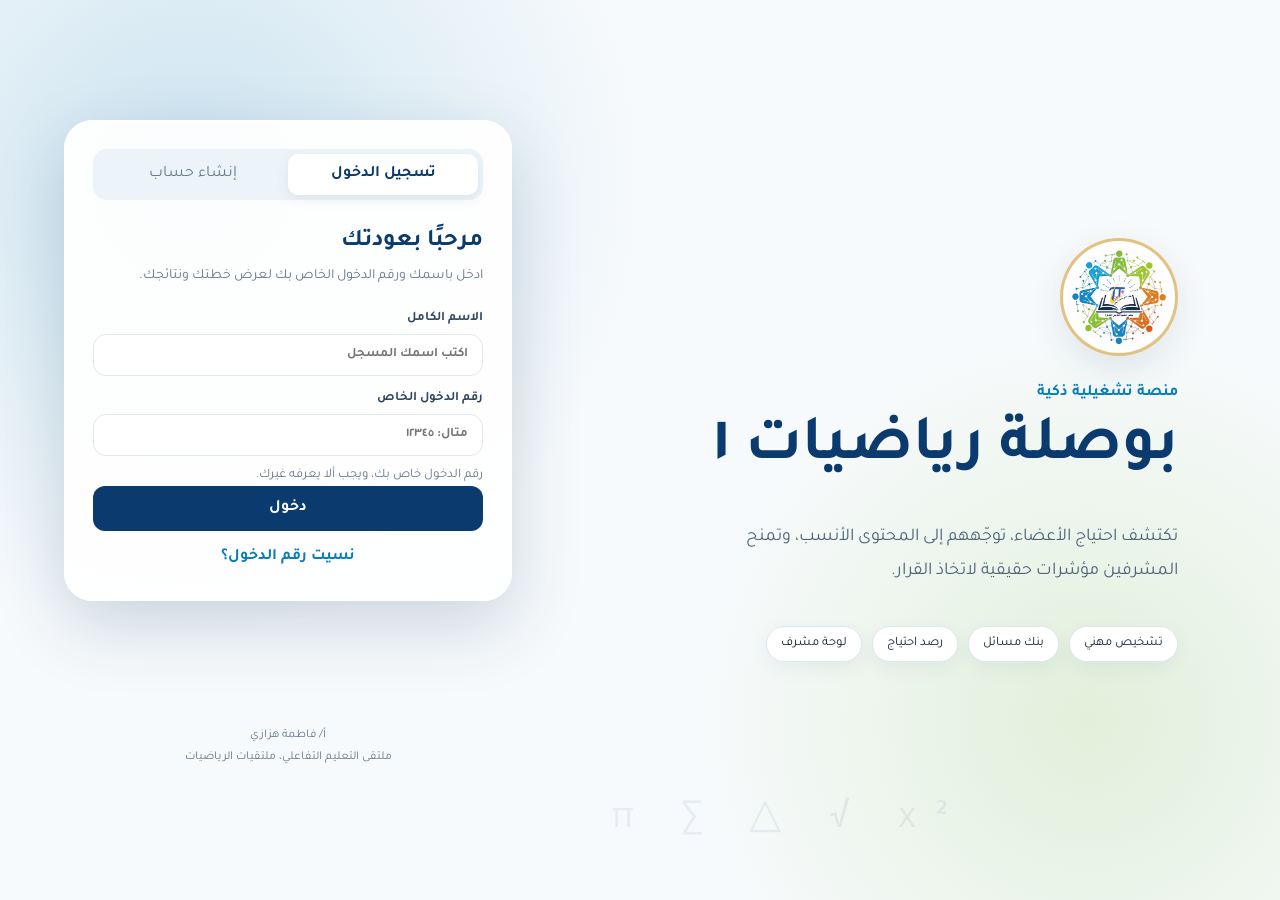
<file: index.html>
<!doctype html>
<html lang="ar" dir="rtl">
<head>
  <meta charset="utf-8">
  <meta name="viewport" content="width=device-width,initial-scale=1,viewport-fit=cover">
  <meta name="theme-color" content="#0b3a6f">
  <meta name="description" content="بوصلة رياضيات ١: منصة تشغيلية لاكتشاف احتياج أعضاء ملتقى الرياضيات ودعم الاستعداد للرخصة المهنية.">
  <title>بوصلة رياضيات ١</title>
  <link rel="icon" href="assets/images/logo.jpg">
  <link rel="manifest" href="manifest.webmanifest">
  <link rel="preconnect" href="https://fonts.googleapis.com">
  <link rel="preconnect" href="https://fonts.gstatic.com" crossorigin>
  <link href="https://fonts.googleapis.com/css2?family=Tajawal:wght@400;500;700;800&display=swap" rel="stylesheet">
  <link rel="stylesheet" href="css/app.css">
</head>
<body>
  <div id="connectionBanner" class="connection-banner hidden" role="status"></div>

  <main id="authView" class="auth-layout">
    <section class="auth-brand" aria-label="تعريف المنصة">
      <div class="brand-logo"><img src="assets/images/logo.jpg" alt="شعار ملتقى التعليم التفاعلي"></div>
      <span class="eyebrow">منصة تشغيلية ذكية</span>
      <h1>بوصلة رياضيات ١</h1>
      <p>تكتشف احتياج الأعضاء، توجّههم إلى المحتوى الأنسب، وتمنح المشرفين مؤشرات حقيقية لاتخاذ القرار.</p>
      <div class="auth-features">
        <span>تشخيص مهني</span><span>بنك مسائل</span><span>رصد احتياج</span><span>لوحة مشرف</span>
      </div>
    </section>

    <section class="auth-panel" aria-label="الدخول إلى المنصة">
      <div class="auth-card">
        <div class="auth-tabs" role="tablist">
          <button id="loginTab" class="active" type="button" role="tab" aria-selected="true">تسجيل الدخول</button>
          <button id="signupTab" type="button" role="tab" aria-selected="false">إنشاء حساب</button>
        </div>

        <form id="loginForm" class="auth-form">
          <h2>مرحبًا بعودتك</h2>
          <p>ادخل باسمك ورقم الدخول الخاص بك لعرض خطتك ونتائجك.</p>
          <label>الاسم الكامل<input id="loginName" type="text" autocomplete="name" required minlength="3" maxlength="80" placeholder="اكتب اسمك المسجل"></label>
          <label>رقم الدخول الخاص<input id="loginMemberNumber" type="text" inputmode="numeric" autocomplete="username" required minlength="5" maxlength="12" placeholder="مثال: ١٢٣٤٥"></label>
          <small class="auth-help">رقم الدخول خاص بك، ويجب ألا يعرفه غيرك.</small>
          <button class="primary wide" type="submit">دخول</button>
          <button id="forgotAccessBtn" class="auth-recovery-link" type="button">نسيت رقم الدخول؟</button>
          <div id="demoAccounts" class="demo-accounts hidden">
            <p><strong>معاينة سريعة:</strong></p>
            <button type="button" data-demo-login="member">دخول كعضو تجريبي</button>
            <button type="button" data-demo-login="supervisor">دخول كمشرف تجريبي</button>
          </div>
        </form>

        <form id="signupForm" class="auth-form hidden">
          <h2>إنشاء حساب عضو</h2>
          <p>اختر رقم دخول فريدًا واحفظه؛ ستستخدمه للدخول من أي جهاز.</p>
          <label>الاسم الكامل<input id="signupName" type="text" autocomplete="name" required minlength="3" maxlength="80"></label>
          <label>رقم الدخول الخاص<input id="signupMemberNumber" type="text" inputmode="numeric" autocomplete="new-password" required minlength="5" maxlength="12" placeholder="من ٥ إلى ١٢ رقمًا"></label>
          <small class="auth-help">يفضل اختيار ٨ أرقام أو أكثر وعدم مشاركتها مع الآخرين.</small>
          <button class="primary wide" type="submit">إنشاء الحساب</button>
        </form>
      </div>
      <p class="auth-footer">أ/ فاطمة هزازي<br>ملتقى التعليم التفاعلي، ملتقيات الرياضيات</p>
    </section>
  </main>

  <div id="appView" class="app-layout hidden">
    <aside class="sidebar">
      <div class="app-brand">
        <img src="assets/images/logo.jpg" alt="شعار الملتقى">
        <div><strong>بوصلة رياضيات ١</strong><small>الرخصة المهنية</small></div>
      </div>
      <nav id="mainNav" class="main-nav" aria-label="التنقل الرئيسي">
        <button class="active" data-page="home"><span>⌂</span>الرئيسية</button>
        <button data-page="diagnostic"><span>◎</span>التشخيص</button>
        <button data-page="practice"><span>∑</span>بنك المسائل</button>
        <button data-page="needs"><span>✦</span>احتياجي</button>
        <button data-page="courses"><span>▤</span>الدورات</button>
        <button class="staff-only hidden" data-page="supervisor"><span>◫</span>نبض الملتقى</button>
        <button class="staff-only hidden" data-page="content"><span>⚙</span>إدارة المحتوى</button>
      </nav>
      <div class="sidebar-note">
        <strong>قاعدة مهمة</strong>
        <p>الأسئلة تدريبية مستقلة، وليست أسئلة رسمية أو مسربة.</p>
      </div>
      <footer>أ/ فاطمة هزازي<br>ملتقى التعليم التفاعلي، ملتقيات الرياضيات</footer>
    </aside>

    <section class="workspace">
      <header class="topbar">
        <div><h2 id="pageTitle">الرئيسية</h2><p id="pageSubtitle">مؤشراتك الشخصية وخطوتك التالية</p></div>
        <div class="user-area">
          <div class="user-chip"><span id="userInitial">ف</span><div><strong id="userName">عضو</strong><small id="userRole">عضو</small></div></div>
          <button id="refreshBtn" class="icon-button" type="button" title="تحديث البيانات">↻</button>
          <button id="logoutBtn" class="ghost" type="button">خروج</button>
        </div>
      </header>

      <div id="pageHome" class="page active">
        <section class="hero">
          <div>
            <span id="modeBadge" class="badge">بيانات حقيقية</span>
            <h3 id="welcomeTitle">أهلًا بك</h3>
            <p id="welcomeText">ابدأ التشخيص ليبني النظام بصمة احتياجك ويقترح أولويات المراجعة.</p>
            <div class="actions"><button class="primary" type="button" data-go="diagnostic">ابدأ التشخيص</button><button class="secondary" type="button" data-go="practice">حل مسألة</button></div>
          </div>
          <div class="readiness"><div id="readinessRing" class="ring"><strong id="readinessValue">٠٪</strong><span>الجاهزية</span></div></div>
        </section>

        <section id="memberMetrics" class="metrics-grid"></section>

        <section class="content-grid two">
          <article class="panel">
            <div class="panel-head"><div><h3>خريطة المهارات</h3><p>آخر مستوى مسجل في كل مجال</p></div><button class="link-button" type="button" data-go="diagnostic">تحديث التشخيص</button></div>
            <div id="skillProgress" class="progress-list"></div>
          </article>
          <article class="panel">
            <div class="panel-head"><div><h3>الخطوة المقترحة</h3><p>تتغير وفق أدائك واحتياجك</p></div></div>
            <div id="nextAction" class="next-action"></div>
          </article>
        </section>

        <section class="panel">
          <div class="panel-head"><div><h3>إعلانات الملتقى</h3><p>آخر التنبيهات والدورات واللقاءات</p></div></div>
          <div id="announcementsList" class="announcement-list"></div>
        </section>
      </div>

      <div id="pageDiagnostic" class="page">
        <section id="diagnosticIntro" class="panel diagnostic-intro">
          <span class="badge">١٠ أسئلة</span>
          <h3>رادار الاحتياج المهني</h3>
          <p>يقيس الفهم الرياضي، الاستدلال، وتحليل أخطاء المتعلمين. تحفظ النتيجة في حسابك وتظهر للمشرف بصورة إجمالية.</p>
          <ul><li>سؤال واحد في كل خطوة</li><li>شرح بعد كل إجابة</li><li>خريطة مهارات في النهاية</li></ul>
          <button id="startDiagnosticBtn" class="primary" type="button">ابدأ الآن</button>
        </section>
        <section id="diagnosticRunner" class="panel hidden">
          <div class="quiz-head"><div><span id="diagnosticCounter" class="badge"></span><h3 id="diagnosticSkill"></h3></div><div id="diagnosticTimer" class="timer">٠٠:٠٠</div></div>
          <div class="step-track"><i id="diagnosticTrack"></i></div>
          <p id="diagnosticQuestion" class="question-text"></p>
          <div id="diagnosticOptions" class="options"></div>
          <div id="diagnosticFeedback" class="feedback hidden" aria-live="polite"></div>
          <div class="quiz-actions"><button id="diagnosticCheckBtn" class="primary" type="button">تحقق</button><button id="diagnosticNextBtn" class="primary hidden" type="button">التالي</button></div>
        </section>
        <section id="diagnosticResult" class="panel hidden"></section>
      </div>

      <div id="pagePractice" class="page">
        <section class="panel">
          <div class="panel-head"><div><h3>بنك المسائل المهني</h3><p>اختاري المجال والمستوى، ثم حلي المسألة واكتشفي الفخ الشائع.</p></div><span id="questionCount" class="badge"></span></div>
          <div class="filters">
            <label>المجال<select id="practiceSkill"></select></label>
            <label>المستوى<select id="practiceDifficulty"><option value="">كل المستويات</option><option>متوسط</option><option>متقدم</option></select></label>
            <button id="loadQuestionsBtn" class="secondary" type="button">تحديث القائمة</button>
          </div>
          <div id="practiceList" class="question-grid"></div>
        </section>
      </div>

      <div id="pageNeeds" class="page">
        <section class="content-grid two">
          <article class="panel">
            <div class="panel-head"><div><h3>أرسل احتياجك</h3><p>يصل إلى لوحة المشرف ويُتابع حتى المعالجة.</p></div></div>
            <form id="needForm" class="stack-form">
              <label>نوع الاحتياج<select id="needType" required><option value="">اختر</option><option>شرح مبسط</option><option>تدريب على السرعة</option><option>دورة متخصصة</option><option>خطة بداية</option><option>مسألة صعبة</option><option>مادة إثرائية</option></select></label>
              <label>المجال<select id="needSkill"><option value="">عام</option></select></label>
              <label>التفاصيل<textarea id="needDetails" rows="5" maxlength="700" required placeholder="اكتب المهارة أو المشكلة التي تحتاج دعمًا فيها..."></textarea></label>
              <button class="primary" type="submit">إرسال الاحتياج</button>
            </form>
          </article>
          <article class="panel">
            <div class="panel-head"><div><h3>طلباتي</h3><p>حالة المتابعة لدى مشرفي الملتقى</p></div></div>
            <div id="myNeedsList" class="request-list"></div>
          </article>
        </section>
      </div>

      <div id="pageCourses" class="page">
        <section class="panel">
          <div class="panel-head"><div><h3>الدورات والمسارات</h3><p>مصادر موثقة ومسارات يضيفها مشرفو الملتقى.</p></div></div>
          <div id="coursesGrid" class="course-grid"></div>
        </section>
      </div>

      <div id="pageSupervisor" class="page staff-only hidden">
        <section id="supervisorMetrics" class="metrics-grid"></section>
        <section class="content-grid two">
          <article class="panel">
            <div class="panel-head"><div><h3>أكثر المهارات احتياجًا</h3><p>مبنية على أخطاء الأعضاء وطلبات الدعم</p></div></div>
            <div id="weakSkillsTable" class="table-wrap"></div>
          </article>
          <article class="panel">
            <div class="panel-head"><div><h3>أنواع الاحتياج</h3><p>لتحديد الدورة أو اللقاء التالي</p></div></div>
            <div id="needsSummary" class="progress-list"></div>
          </article>
        </section>
        <section class="panel">
          <div class="panel-head"><div><h3>طلبات الاحتياج الحديثة</h3><p>يمكن تحديث حالة كل طلب</p></div><button id="exportNeedsBtn" class="secondary" type="button">تصدير CSV</button></div>
          <div id="supervisorNeeds" class="table-wrap"></div>
        </section>
      </div>

      <div id="pageContent" class="page staff-only hidden">
        <section class="panel">
          <div class="content-tabs">
            <button class="active" data-content-tab="questions" type="button">الأسئلة</button>
            <button data-content-tab="courses" type="button">الدورات</button>
            <button data-content-tab="announcements" type="button">الإعلانات</button>
            <button class="admin-only hidden" data-content-tab="members" type="button">الأعضاء والصلاحيات</button>
            <button class="admin-only hidden" data-content-tab="recoveries" type="button">طلبات استعادة الدخول</button>
          </div>
          <div id="contentQuestions" class="content-tab active">
            <div class="panel-head"><div><h3>إدارة بنك الأسئلة</h3><p>إضافة وتعديل وتفعيل الأسئلة من داخل المنصة.</p></div><button id="newQuestionBtn" class="primary" type="button">سؤال جديد</button></div>
            <div id="adminQuestions" class="table-wrap"></div>
          </div>
          <div id="contentCourses" class="content-tab">
            <div class="panel-head"><div><h3>إدارة الدورات</h3><p>روابط الدورات والقنوات والمصادر الخارجية.</p></div><button id="newCourseBtn" class="primary" type="button">دورة جديدة</button></div>
            <div id="adminCourses" class="table-wrap"></div>
          </div>
          <div id="contentAnnouncements" class="content-tab">
            <div class="panel-head"><div><h3>إدارة الإعلانات</h3><p>إعلانات تظهر للأعضاء في الصفحة الرئيسية.</p></div><button id="newAnnouncementBtn" class="primary" type="button">إعلان جديد</button></div>
            <div id="adminAnnouncements" class="table-wrap"></div>
          </div>
          <div id="contentMembers" class="content-tab admin-only hidden">
            <div class="panel-head"><div><h3>الأعضاء والصلاحيات</h3><p>ترقية مشرف أو إعادة الحساب إلى عضو. لا يمكن تعديل دور حسابك الحالي من هذه الشاشة.</p></div></div>
            <div id="adminMembers" class="table-wrap"></div>
          </div>
          <div id="contentRecoveries" class="content-tab admin-only hidden">
            <div class="panel-head">
              <div><h3>طلبات استعادة رقم الدخول</h3><p>راجعي هوية العضو خارج المنصة أولًا، ثم اختاري حسابه ووافقي على الطلب. يحصل العضو على الرقم داخل نافذة الاستعادة باستخدام رمز المتابعة.</p></div>
              <button id="refreshRecoveriesBtn" class="secondary" type="button">تحديث الطلبات</button>
            </div>
            <div id="adminRecoveries" class="table-wrap"></div>
          </div>
        </section>
      </div>

      <footer class="app-footer"><span>أ/ فاطمة هزازي</span><span>ملتقى التعليم التفاعلي، ملتقيات الرياضيات</span></footer>
    </section>

    <nav id="mobileNav" class="mobile-nav" aria-label="التنقل على الجوال"></nav>
  </div>

  <div id="modalBackdrop" class="modal-backdrop hidden" role="dialog" aria-modal="true" aria-labelledby="modalTitle">
    <div class="modal">
      <div class="modal-head"><h3 id="modalTitle"></h3><button id="modalClose" class="icon-button" type="button" aria-label="إغلاق">×</button></div>
      <div id="modalBody"></div>
    </div>
  </div>
  <div id="toast" class="toast" aria-live="polite"></div>

  <script src="js/config.js"></script>
  <script type="module" src="js/app.js"></script>
</body>
</html>
</file>
<file: css/app.css>
:root{--navy:#0b3a6f;--navy2:#082a50;--blue:#087dbb;--blue2:#36a9d6;--green:#72b92b;--orange:#ef7d10;--red:#c83c48;--gold:#d7a84c;--bg:#f5f8fb;--panel:#fff;--text:#14253a;--muted:#66788a;--line:#dfe8ef;--soft:#edf4f9;--shadow:0 12px 35px rgba(20,55,88,.10);font-family:"Tajawal","Segoe UI",Tahoma,Arial,sans-serif}
*{box-sizing:border-box}html{scroll-behavior:smooth}body{margin:0;background:var(--bg);color:var(--text);font-family:"Tajawal","Segoe UI",Tahoma,Arial,sans-serif;-webkit-font-smoothing:antialiased;text-rendering:optimizeLegibility}button,input,select,textarea{font:inherit}button{cursor:pointer}.hidden{display:none!important}.connection-banner{position:sticky;top:0;z-index:100;padding:10px 16px;text-align:center;background:#fff4d9;color:#735100;border-bottom:1px solid #ead39b;font-size:13px}.connection-banner.online{display:none!important}.connection-banner.error{background:#fdecef;color:#8b2731;border-color:#f3bdc4}
.auth-layout{min-height:100vh;display:grid;grid-template-columns:1.1fr .9fr;background:radial-gradient(circle at 15% 20%,rgba(8,125,187,.18),transparent 35%),radial-gradient(circle at 85% 80%,rgba(114,185,43,.16),transparent 30%),#f7fafc}.auth-brand{padding:8vw;display:flex;flex-direction:column;justify-content:center;align-items:flex-start;position:relative;overflow:hidden}.auth-brand:after{content:"π  ∑  △  √  x²";position:absolute;bottom:6%;left:5%;font-size:42px;letter-spacing:18px;color:rgba(11,58,111,.07);direction:ltr}.brand-logo{width:118px;height:118px;border-radius:50%;padding:6px;background:#fff;border:3px solid rgba(215,168,76,.7);box-shadow:var(--shadow);overflow:hidden}.brand-logo img{width:100%;height:100%;object-fit:cover;border-radius:50%}.eyebrow{margin-top:28px;color:var(--blue);font-weight:700}.auth-brand h1{font-size:clamp(38px,5vw,68px);margin:10px 0 16px;color:var(--navy);line-height:1.15}.auth-brand>p{font-size:18px;line-height:1.9;max-width:650px;color:#4e6478}.auth-features{display:flex;gap:10px;flex-wrap:wrap;margin-top:20px}.auth-features span{background:#fff;border:1px solid var(--line);border-radius:999px;padding:9px 14px;font-size:13px;box-shadow:0 6px 20px rgba(20,55,88,.06)}.auth-panel{padding:5vw;display:grid;place-items:center}.auth-card{width:min(460px,100%);background:rgba(255,255,255,.94);border:1px solid #fff;border-radius:28px;padding:28px;box-shadow:0 25px 70px rgba(10,49,86,.18)}.auth-tabs{display:grid;grid-template-columns:1fr 1fr;background:var(--soft);border-radius:14px;padding:5px;margin-bottom:28px}.auth-tabs button{border:0;background:transparent;padding:11px;border-radius:10px;color:var(--muted)}.auth-tabs button.active{background:#fff;color:var(--navy);font-weight:700;box-shadow:0 4px 14px rgba(20,55,88,.08)}.auth-form h2{margin:0 0 8px;color:var(--navy)}.auth-form>p{margin:0 0 22px;color:var(--muted);line-height:1.7;font-size:14px}.auth-form label,.stack-form label,.filters label{display:grid;gap:7px;font-size:13px;font-weight:700;color:#31475d;margin-bottom:15px}.auth-form input,.stack-form input,.stack-form select,.stack-form textarea,.filters select{width:100%;border:1px solid var(--line);border-radius:13px;padding:12px 14px;background:#fff;color:var(--text);outline:none}.auth-form input:focus,.stack-form input:focus,.stack-form select:focus,.stack-form textarea:focus,.filters select:focus{border-color:var(--blue);box-shadow:0 0 0 3px rgba(8,125,187,.12)}.primary,.secondary,.ghost,.text-button,.link-button{border:0;border-radius:12px;padding:11px 16px;transition:.18s}.primary{background:var(--navy);color:#fff;font-weight:700}.primary:hover{background:var(--navy2);transform:translateY(-1px)}.secondary{background:#eaf4fa;color:var(--blue);font-weight:700}.secondary:hover{background:#d9ecf6}.ghost{background:#fff;color:var(--navy);border:1px solid var(--line)}.text-button,.link-button{background:transparent;color:var(--blue);padding-inline:4px}.wide{width:100%;padding:13px}.demo-accounts{margin-top:20px;border-top:1px solid var(--line);padding-top:16px;display:grid;grid-template-columns:1fr 1fr;gap:8px}.demo-accounts p{grid-column:1/-1;margin:0;color:var(--muted);font-size:12px}.demo-accounts button{border:1px solid var(--line);background:#fff;border-radius:10px;padding:9px;color:var(--navy)}.auth-footer{text-align:center;color:var(--muted);font-size:12px;line-height:1.8}
.app-layout{min-height:100vh;display:grid;grid-template-columns:270px minmax(0,1fr)}.sidebar{background:linear-gradient(180deg,var(--navy),var(--navy2));color:#fff;padding:22px 16px;position:sticky;top:0;height:100vh;display:flex;flex-direction:column}.app-brand{display:flex;align-items:center;gap:12px;padding:4px 8px 22px;border-bottom:1px solid rgba(255,255,255,.13)}.app-brand img{width:58px;height:58px;border-radius:50%;object-fit:cover;border:2px solid rgba(255,255,255,.75)}.app-brand strong{display:block;font-size:16px}.app-brand small{color:rgba(255,255,255,.7)}.main-nav{display:grid;gap:6px;margin-top:20px}.main-nav button{border:0;background:transparent;color:rgba(255,255,255,.78);border-radius:13px;padding:12px 14px;text-align:right;display:flex;align-items:center;gap:11px}.main-nav button span{width:24px;text-align:center;font-size:18px}.main-nav button:hover,.main-nav button.active{background:rgba(255,255,255,.13);color:#fff}.sidebar-note{margin-top:auto;background:rgba(255,255,255,.09);border:1px solid rgba(255,255,255,.12);border-radius:17px;padding:14px}.sidebar-note p{font-size:11px;line-height:1.7;color:rgba(255,255,255,.72);margin:7px 0 0}.sidebar footer{text-align:center;color:rgba(255,255,255,.55);font-size:10px;line-height:1.7;padding-top:15px}.workspace{min-width:0;padding:0 28px 26px}.topbar{min-height:92px;display:flex;justify-content:space-between;align-items:center;gap:20px}.topbar h2{margin:0;color:var(--navy);font-size:25px}.topbar p{margin:5px 0 0;color:var(--muted);font-size:13px}.user-area{display:flex;align-items:center;gap:9px}.user-chip{display:flex;align-items:center;gap:9px;background:#fff;border:1px solid var(--line);border-radius:14px;padding:7px 10px}.user-chip>span{width:34px;height:34px;border-radius:11px;background:var(--navy);color:#fff;display:grid;place-items:center;font-weight:700}.user-chip strong,.user-chip small{display:block}.user-chip strong{font-size:12px}.user-chip small{font-size:10px;color:var(--muted)}.icon-button{width:40px;height:40px;border-radius:12px;border:1px solid var(--line);background:#fff;color:var(--navy);display:grid;place-items:center;font-size:18px}.page{display:none}.page.active{display:block}.hero{background:linear-gradient(125deg,var(--navy),#116e9b);color:#fff;border-radius:28px;padding:28px 32px;display:grid;grid-template-columns:1fr 180px;align-items:center;min-height:230px;position:relative;overflow:hidden}.hero:after{content:"";position:absolute;width:300px;height:300px;border:45px solid rgba(255,255,255,.06);border-radius:50%;left:-90px;bottom:-170px}.hero h3{font-size:28px;margin:12px 0}.hero p{color:rgba(255,255,255,.8);line-height:1.8;max-width:700px}.badge{display:inline-flex;align-items:center;gap:6px;background:#eaf4fa;color:var(--blue);padding:6px 10px;border-radius:999px;font-size:11px;font-weight:700}.hero .badge{background:rgba(255,255,255,.14);color:#fff}.actions{display:flex;gap:10px;flex-wrap:wrap;margin-top:18px}.hero .primary{background:#fff;color:var(--navy)}.hero .secondary{background:rgba(255,255,255,.13);color:#fff;border:1px solid rgba(255,255,255,.18)}.readiness{display:grid;place-items:center}.ring{--value:0;width:140px;height:140px;border-radius:50%;display:grid;place-items:center;background:conic-gradient(var(--green) calc(var(--value)*1%),rgba(255,255,255,.18) 0);position:relative}.ring:before{content:"";position:absolute;inset:12px;background:#115a86;border-radius:50%}.ring strong,.ring span{position:relative;z-index:1;display:block;text-align:center}.ring strong{font-size:30px}.ring span{font-size:11px;color:rgba(255,255,255,.7)}.metrics-grid{display:grid;grid-template-columns:repeat(4,minmax(0,1fr));gap:14px;margin:18px 0}.metric-card{background:#fff;border:1px solid var(--line);border-radius:18px;padding:17px;min-height:125px}.metric-card .metric-label{display:flex;justify-content:space-between;color:var(--muted);font-size:12px}.metric-card .metric-value{font-size:27px;font-weight:800;color:var(--navy);margin:15px 0 5px}.metric-card small{color:var(--muted);font-size:11px}.content-grid{display:grid;gap:16px;margin:16px 0}.content-grid.two{grid-template-columns:repeat(2,minmax(0,1fr))}.panel{background:#fff;border:1px solid var(--line);border-radius:21px;padding:20px;box-shadow:0 5px 20px rgba(20,55,88,.04)}.panel-head{display:flex;justify-content:space-between;align-items:flex-start;gap:14px;margin-bottom:16px}.panel-head h3{margin:0 0 5px;color:var(--navy);font-size:17px}.panel-head p{margin:0;color:var(--muted);font-size:12px;line-height:1.6}.progress-list{display:grid;gap:13px}.progress-item{display:grid;grid-template-columns:125px 1fr 45px;align-items:center;gap:10px;font-size:12px}.progress-track{height:10px;background:#e9eff4;border-radius:999px;overflow:hidden}.progress-track i{display:block;height:100%;background:var(--blue);border-radius:inherit}.progress-item strong{text-align:left;color:var(--navy)}.next-action{min-height:220px;display:grid;place-items:center;text-align:center;padding:20px;background:linear-gradient(135deg,#f1f7fb,#fbfcfd);border-radius:17px;border:1px dashed #cbdce7}.next-action .action-icon{font-size:45px}.next-action h4{font-size:20px;color:var(--navy);margin:8px}.next-action p{color:var(--muted);line-height:1.7;font-size:13px}.announcement-list{display:grid;gap:10px}.announcement{border-right:4px solid var(--blue);background:#f7fafc;border-radius:12px;padding:12px 14px}.announcement h4{margin:0 0 5px;font-size:13px}.announcement p{margin:0;color:var(--muted);font-size:12px;line-height:1.7}.announcement time{display:block;color:#91a0af;font-size:10px;margin-top:7px}
.diagnostic-intro{text-align:center;padding:38px}.diagnostic-intro h3{font-size:28px;color:var(--navy);margin:13px}.diagnostic-intro>p{max-width:680px;margin:0 auto;color:var(--muted);line-height:1.8}.diagnostic-intro ul{display:flex;justify-content:center;gap:24px;flex-wrap:wrap;margin:25px 0;padding:0;list-style:none;color:#486075;font-size:13px}.quiz-head{display:flex;justify-content:space-between;align-items:center}.quiz-head h3{margin:7px 0;color:var(--navy)}.timer{font-variant-numeric:tabular-nums;background:var(--soft);padding:9px 13px;border-radius:11px;color:var(--navy)}.step-track{height:8px;background:#e8eff4;border-radius:999px;margin:20px 0 28px;overflow:hidden}.step-track i{display:block;height:100%;width:0;background:linear-gradient(90deg,var(--blue),var(--green));border-radius:inherit;transition:.3s}.question-text{font-size:19px;line-height:1.9;color:#20374d;font-weight:700}.options{display:grid;gap:10px;margin:20px 0}.option{display:flex;align-items:center;gap:12px;width:100%;text-align:right;border:1px solid var(--line);background:#fff;border-radius:13px;padding:13px;color:var(--text)}.option:hover{border-color:#9bc7df;background:#f7fbfd}.option.selected{border-color:var(--blue);background:#eaf5fb}.option.correct{border-color:var(--green);background:#edf8ed}.option.wrong{border-color:var(--red);background:#fdeff1}.option span{width:29px;height:29px;border-radius:9px;background:var(--soft);display:grid;place-items:center;color:var(--navy);font-weight:700}.feedback{padding:14px;border-radius:13px;background:#f1f7fb;border-right:4px solid var(--blue);font-size:13px;line-height:1.8}.feedback.correct{background:#edf8ed;border-color:var(--green)}.feedback.wrong{background:#fdeff1;border-color:var(--red)}.quiz-actions{display:flex;justify-content:flex-end;gap:8px;margin-top:18px}.result-summary{text-align:center}.result-score{font-size:50px;font-weight:800;color:var(--navy)}.result-skills{margin-top:25px}
.filters{display:grid;grid-template-columns:1fr 1fr auto;gap:12px;align-items:end;margin-bottom:18px}.filters label{margin:0}.question-grid{display:grid;grid-template-columns:repeat(2,minmax(0,1fr));gap:13px}.question-card{border:1px solid var(--line);border-radius:17px;padding:16px;background:#fff;display:flex;flex-direction:column}.question-card .q-meta{display:flex;justify-content:space-between;gap:8px;align-items:center}.question-card h4{color:var(--navy);margin:13px 0 8px}.question-card p{color:var(--muted);font-size:12px;line-height:1.7;display:-webkit-box;-webkit-line-clamp:3;-webkit-box-orient:vertical;overflow:hidden}.question-card button{margin-top:auto}.difficulty{font-size:10px;border-radius:999px;padding:5px 8px;background:#fff3df;color:#9b5706}.stack-form textarea{resize:vertical}.request-list{display:grid;gap:10px}.request-card{border:1px solid var(--line);border-radius:14px;padding:13px}.request-card header{display:flex;justify-content:space-between;gap:10px}.request-card h4{margin:0;font-size:13px}.request-card p{color:var(--muted);font-size:12px;line-height:1.7}.status{display:inline-flex;border-radius:999px;padding:5px 8px;font-size:10px}.status.open{background:#fff2df;color:#965300}.status.in_progress{background:#eaf4fa;color:#176d9c}.status.resolved{background:#edf8ed;color:#36763d}.course-grid{display:grid;grid-template-columns:repeat(3,minmax(0,1fr));gap:14px}.course-card{border:1px solid var(--line);border-radius:18px;overflow:hidden;background:#fff;display:flex;flex-direction:column}.course-cover{min-height:112px;background:linear-gradient(135deg,var(--navy),var(--blue));color:#fff;padding:17px;display:flex;justify-content:space-between;align-items:flex-start}.course-cover .course-icon{font-size:34px}.course-body{padding:15px;display:flex;flex-direction:column;flex:1}.course-body h4{margin:0 0 7px;color:var(--navy)}.course-body p{color:var(--muted);font-size:12px;line-height:1.7;flex:1}.course-links{display:flex;gap:7px;flex-wrap:wrap}.course-links a{border-radius:10px;padding:8px 10px;text-decoration:none;font-size:11px;background:#eaf4fa;color:var(--blue);font-weight:700}.course-links a.primary-link{background:var(--navy);color:#fff}
.table-wrap{overflow:auto}.data-table{width:100%;border-collapse:collapse;min-width:680px}.data-table th,.data-table td{text-align:right;padding:11px 9px;border-bottom:1px solid var(--line);font-size:12px;vertical-align:top}.data-table th{color:var(--muted);font-size:11px;background:#f8fafc}.data-table select{border:1px solid var(--line);border-radius:9px;padding:7px;background:#fff}.table-actions{display:flex;gap:5px}.table-actions button{border:0;border-radius:8px;padding:6px 8px;font-size:10px}.table-actions .edit{background:#eaf4fa;color:var(--blue)}.table-actions .toggle{background:#fff2df;color:#965300}.content-tabs{display:flex;gap:7px;border-bottom:1px solid var(--line);padding-bottom:12px;margin-bottom:20px}.content-tabs button{border:0;background:transparent;padding:9px 13px;border-radius:10px;color:var(--muted)}.content-tabs button.active{background:var(--navy);color:#fff}.content-tab{display:none}.content-tab.active{display:block}.app-footer{display:flex;justify-content:space-between;gap:10px;flex-wrap:wrap;color:var(--muted);font-size:11px;border-top:1px solid var(--line);padding-top:18px;margin-top:22px}.mobile-nav{display:none}
.modal-backdrop{position:fixed;inset:0;background:rgba(4,25,45,.62);z-index:200;display:grid;place-items:center;padding:20px}.modal{width:min(720px,100%);max-height:90vh;overflow:auto;background:#fff;border-radius:23px;padding:20px;box-shadow:0 30px 90px rgba(0,0,0,.3)}.modal-head{display:flex;justify-content:space-between;align-items:center;border-bottom:1px solid var(--line);padding-bottom:12px;margin-bottom:16px}.modal-head h3{margin:0;color:var(--navy)}.modal-form{display:grid;grid-template-columns:1fr 1fr;gap:12px}.modal-form label{display:grid;gap:6px;font-size:12px;font-weight:700}.modal-form input,.modal-form select,.modal-form textarea{border:1px solid var(--line);border-radius:11px;padding:10px;width:100%}.modal-form .full{grid-column:1/-1}.modal-actions{grid-column:1/-1;display:flex;justify-content:flex-end;gap:8px}.toast{position:fixed;left:20px;bottom:20px;z-index:300;background:var(--navy2);color:#fff;border-radius:13px;padding:12px 15px;max-width:350px;box-shadow:var(--shadow);opacity:0;transform:translateY(50px);transition:.25s;pointer-events:none;font-size:12px}.toast.show{opacity:1;transform:none}.empty-state{text-align:center;color:var(--muted);padding:35px 15px}.loading{color:var(--muted);padding:20px;text-align:center}
@media(max-width:1100px){.metrics-grid{grid-template-columns:repeat(2,1fr)}.course-grid{grid-template-columns:repeat(2,1fr)}}
@media(max-width:860px){.auth-layout{grid-template-columns:1fr}.auth-brand{padding:45px 24px 20px;align-items:center;text-align:center}.auth-panel{padding:20px 16px 45px}.app-layout{display:block}.sidebar{display:none}.workspace{padding:0 14px 92px}.topbar{min-height:78px}.topbar p{display:none}.user-chip div{display:none}.hero{grid-template-columns:1fr;padding:23px}.readiness{display:none}.content-grid.two{grid-template-columns:1fr}.question-grid{grid-template-columns:1fr}.course-grid{grid-template-columns:1fr 1fr}.mobile-nav{position:fixed;right:8px;left:8px;bottom:8px;z-index:80;background:rgba(255,255,255,.96);backdrop-filter:blur(12px);border:1px solid var(--line);box-shadow:var(--shadow);border-radius:17px;padding:5px;display:grid;grid-template-columns:repeat(5,1fr);gap:3px}.mobile-nav button{border:0;background:transparent;color:var(--muted);border-radius:11px;padding:7px 2px;font-size:8px}.mobile-nav button span{display:block;font-size:16px}.mobile-nav button.active{background:var(--navy);color:#fff}.toast{bottom:85px}}
@media(max-width:590px){.auth-brand h1{font-size:37px}.brand-logo{width:92px;height:92px}.auth-card{padding:20px}.topbar h2{font-size:20px}.user-area .ghost{padding:9px}.metrics-grid{grid-template-columns:1fr}.course-grid{grid-template-columns:1fr}.filters{grid-template-columns:1fr}.panel{padding:15px}.question-text{font-size:16px}.progress-item{grid-template-columns:100px 1fr 40px}.modal-form{grid-template-columns:1fr}.modal-form .full,.modal-actions{grid-column:1}.mobile-nav{grid-template-columns:repeat(5,1fr)}}

.auth-help{display:block;margin-top:-.35rem;color:var(--muted);font-size:.82rem;line-height:1.6}
/* تحسينات الواجهة v1.1 */
h1,h2,h3,h4,strong,.primary,.secondary,.main-nav button{font-family:"Tajawal","Segoe UI",Tahoma,Arial,sans-serif}
.auth-recovery-link{display:block;width:max-content;margin:12px auto 0;border:0;background:transparent;color:var(--blue);font-weight:700;padding:5px 8px;text-decoration:none}
.auth-recovery-link:hover{text-decoration:underline;color:var(--navy)}
.recovery-info{display:grid;gap:14px;line-height:1.9;color:var(--text)}
.recovery-info .recovery-icon{width:58px;height:58px;border-radius:18px;display:grid;place-items:center;background:var(--soft);color:var(--navy);font-size:27px}
.recovery-info p{margin:0;color:var(--muted)}
.recovery-steps{margin:0;padding:0 22px 0 0;display:grid;gap:8px;color:#31475d}
.recovery-note{background:#fff7e7;border:1px solid #f0d9a5;border-radius:13px;padding:12px 14px;color:#77530f;font-size:13px}

/* استعادة رقم الدخول الفعلية v1.2 */
.recovery-intro{display:flex;align-items:center;gap:14px}.recovery-intro h3{margin:0 0 5px;color:var(--navy)}
.recovery-tabs{display:grid;grid-template-columns:1fr 1fr;background:var(--soft);padding:5px;border-radius:13px;gap:5px}.recovery-tabs button{border:0;background:transparent;border-radius:10px;padding:10px;color:var(--muted);font-weight:700}.recovery-tabs button.active{background:#fff;color:var(--navy);box-shadow:0 4px 14px rgba(8,42,80,.08)}
.recovery-form{display:grid;gap:12px;margin-top:15px}.recovery-form label{display:grid;gap:7px;font-size:12px;font-weight:700}.recovery-form input{width:100%;border:1px solid var(--line);border-radius:12px;padding:12px;background:#fff;color:var(--text)}
.recovery-result{margin-top:15px;border-radius:15px;padding:15px;border:1px solid var(--line);background:#f8fafc;display:grid;gap:10px}.recovery-result strong{font-size:16px;color:var(--navy)}.recovery-result p,.recovery-result small{margin:0;color:var(--muted);line-height:1.7}.recovery-result.success,.recovery-result.approved{background:#edf8ed;border-color:#b9dfbd}.recovery-result.rejected,.recovery-result.expired,.recovery-result.invalid{background:#fff4f4;border-color:#ecc4c7}
.recovery-code,.recovered-number{display:block;background:#082a50;color:#fff;border-radius:12px;padding:12px 14px;overflow-wrap:anywhere;text-align:center;font-size:13px;letter-spacing:.5px}.recovered-number{font-size:24px;font-weight:800;letter-spacing:2px}
.recovery-actions{display:flex;gap:8px;flex-wrap:wrap}.recovery-actions button{flex:1;min-width:135px}.recovery-admin-note{padding:10px 12px;border-radius:10px;background:#fff7e7;color:#77530f}.table-note{display:block;margin-top:5px;color:var(--muted);font-size:10px}.status.recovery-open{background:#fff2df;color:#965300}.status.recovery-approved{background:#edf8ed;color:#36763d}.status.recovery-rejected,.status.recovery-expired{background:#fdeff1;color:#8b2731}.recovery-admin-table select{min-width:220px;max-width:300px}
@media(max-width:590px){.recovery-intro{align-items:flex-start}.recovery-actions{display:grid;grid-template-columns:1fr}.recovery-actions button{width:100%}}
</file>
